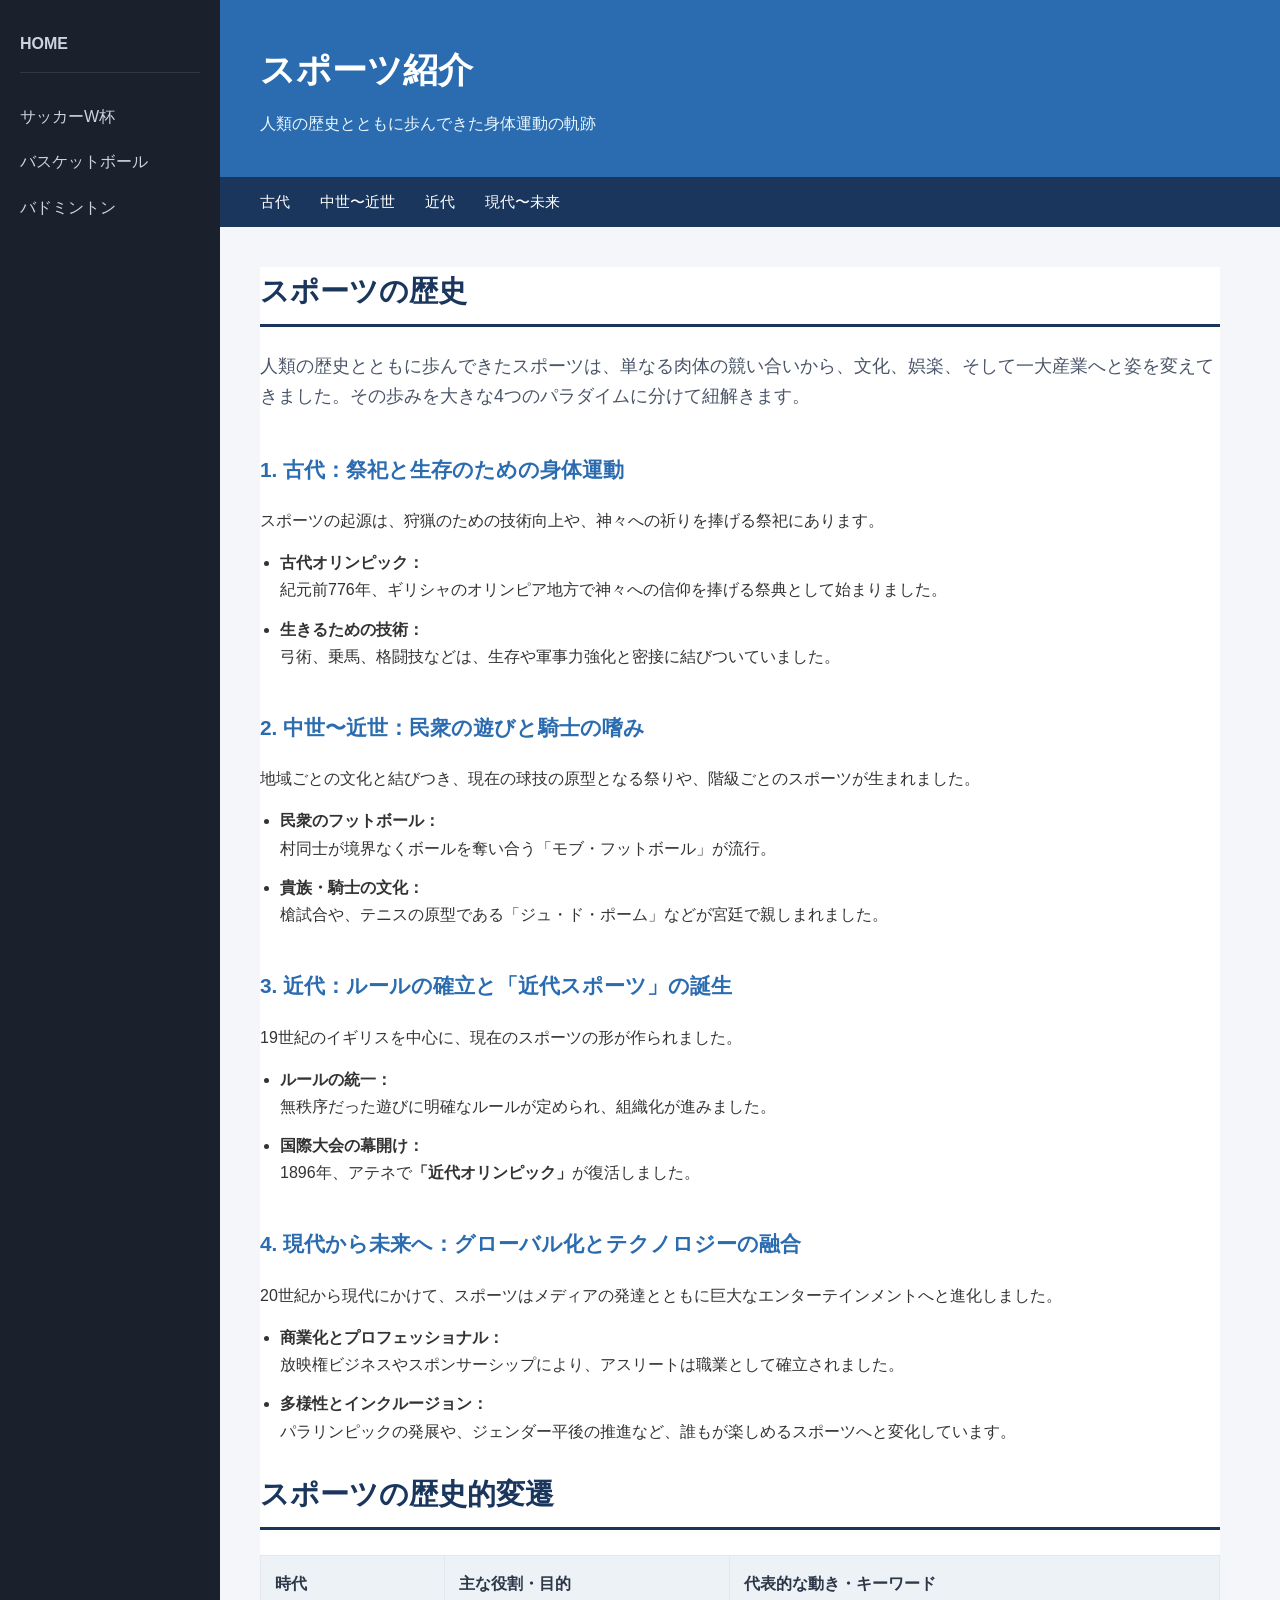
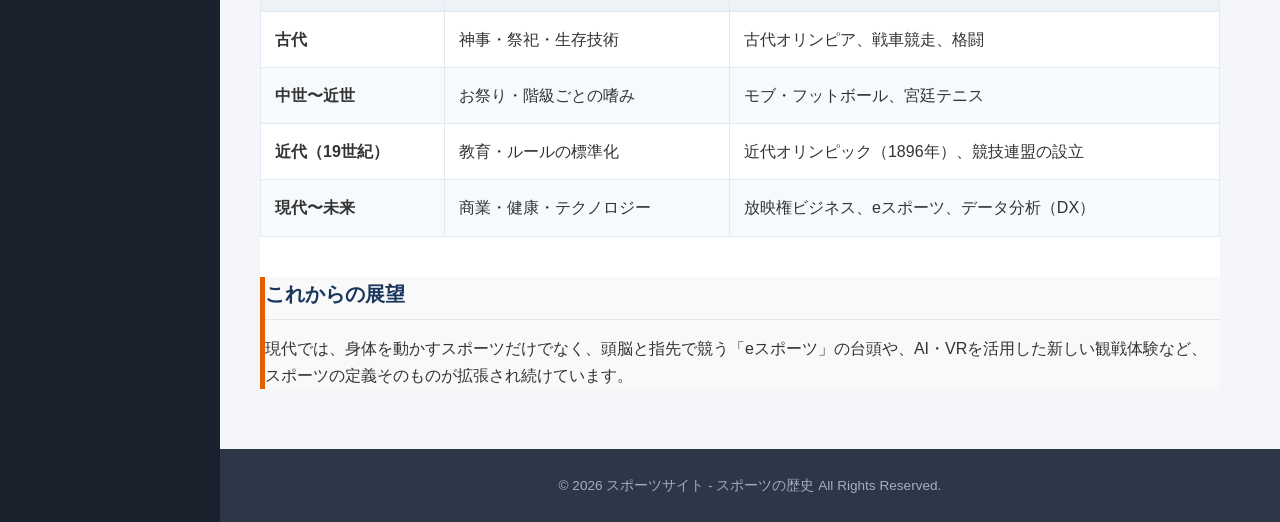
<file: index.html>
<!DOCTYPE html>
<html lang="ja">
<head>
    <meta charset="UTF-8">
    <meta name="viewport" content="width=device-width, initial-scale=1.0">
    <link rel="stylesheet" type="text/css" href="css/style.css"/> 
    <title>チーム開発 - スポーツサイト</title>
</head>
<body>

    <div class="content-wrapper">
        
        <aside class="sidebar">
            <ul class="sidebar-list">
                <li class="home-link"><a href="index.html">HOME</a></li>
                <li><a href="worldcup.html">サッカーW杯</a></li>
                <li><a href="basketball.html">バスケットボール</a></li>
                <li><a href="badminton.html">バドミントン</a></li>
            </ul>
        </aside>

        <main class="contents">
            <header>
                <h1 class="site-title">スポーツ紹介</h1>
                <p>人類の歴史とともに歩んできた身体運動の軌跡</p>
            </header>

            <nav class="page-nav">
                <a href="#era1">古代</a>
                <a href="#era2">中世〜近世</a>
                <a href="#era3">近代</a>
                <a href="#era4">現代〜未来</a>
            </nav>

            <div class="container">

                <section id="history">
                    <h2>スポーツの歴史</h2>
                    <p class="lead-text">人類の歴史とともに歩んできたスポーツは、単なる肉体の競い合いから、文化、娯楽、そして一大産業へと姿を変えてきました。その歩みを大きな4つのパラダイムに分けて紐解きます。</p>

                    <h3 id="era1">1. 古代：祭祀と生存のための身体運動</h3>
                    <p>スポーツの起源は、狩猟のための技術向上や、神々への祈りを捧げる祭祀にあります。</p>
                    <div class="card" style="margin-top: 15px; margin-bottom: 25px;">
                        <ul>
                            <li><strong>古代オリンピック：</strong> <p>紀元前776年、ギリシャのオリンピア地方で神々への信仰を捧げる祭典として始まりました。</p></li>
                            <li><strong>生きるための技術：</strong> <p>弓術、乗馬、格闘技などは、生存や軍事力強化と密接に結びついていました。</p></li>
                        </ul>
                    </div>

                    <h3 id="era2">2. 中世〜近世：民衆の遊びと騎士の嗜み</h3>
                    <p>地域ごとの文化と結びつき、現在の球技の原型となる祭りや、階級ごとのスポーツが生まれました。</p>
                    <div class="card" style="margin-top: 15px; margin-bottom: 25px;">
                        <ul>
                            <li><strong>民衆のフットボール：</strong> <p>村同士が境界なくボールを奪い合う「モブ・フットボール」が流行。</p></li>
                            <li><strong>貴族・騎士の文化：</strong> <p>槍試合や、テニスの原型である「ジュ・ド・ポーム」などが宮廷で親しまれました。</p></li>
                        </ul>
                    </div>

                    <h3 id="era3">3. 近代：ルールの確立と「近代スポーツ」の誕生</h3>
                    <p>19世紀のイギリスを中心に、現在のスポーツの形が作られました。</p>
                    <div class="card" style="margin-top: 15px; margin-bottom: 25px;">
                        <ul>
                            <li><strong>ルールの統一：</strong> <p>無秩序だった遊びに明確なルールが定められ、組織化が進みました。</p></li>
                            <li><strong>国際大会の幕開け：</strong> <p>1896年、アテネで<strong>「近代オリンピック」</strong>が復活しました。</p></li>
                        </ul>
                    </div>

                    <h3 id="era4">4. 現代から未来へ：グローバル化とテクノロジーの融合</h3>
                    <p>20世紀から現代にかけて、スポーツはメディアの発達とともに巨大なエンターテインメントへと進化しました。</p>
                    <div class="card" style="margin-top: 15px; margin-bottom: 25px;">
                        <ul>
                            <li><strong>商業化とプロフェッショナル：</strong> <p>放映権ビジネスやスポンサーシップにより、アスリートは職業として確立されました。</p></li>
                            <li><strong>多様性とインクルージョン：</strong> <p>パラリンピックの発展や、ジェンダー平後の推進など、誰もが楽しめるスポーツへと変化しています。</p></li>
                        </ul>
                    </div>

                    <h2>スポーツの歴史的変遷</h2>
                    <table>
                        <thead>
                            <tr>
                                <th>時代</th>
                                <th>主な役割・目的</th>
                                <th>代表的な動き・キーワード</th>
                            </tr>
                        </thead>
                        <tbody>
                            <tr>
                                <td><strong>古代</strong></td>
                                <td>神事・祭祀・生存技術</td>
                                <td>古代オリンピア、戦車競走、格闘</td>
                            </tr>
                            <tr>
                                <td><strong>中世〜近世</strong></td>
                                <td>お祭り・階級ごとの嗜み</td>
                                <td>モブ・フットボール、宮廷テニス</td>
                            </tr>
                            <tr>
                                <td><strong>近代（19世紀）</strong></td>
                                <td>教育・ルールの標準化</td>
                                <td>近代オリンピック（1896年）、競技連盟の設立</td>
                            </tr>
                            <tr>
                                <td><strong>現代〜未来</strong></td>
                                <td>商業・健康・テクノロジー</td>
                                <td>放映権ビジネス、eスポーツ、データ分析（DX）</td>
                            </tr>
                        </tbody>
                    </table>

                    <div class="card" style="background-color: #f9f9f9; border-left: 5px solid #e65c00;">
                        <h4>これからの展望</h4>
                        <p>現代では、身体を動かすスポーツだけでなく、頭脳と指先で競う「eスポーツ」の台頭や、AI・VRを活用した新しい観戦体験など、スポーツの定義そのものが拡張され続けています。</p>
                    </div>
                </section>

            </div>

            <footer>
                <p>&copy; 2026 スポーツサイト - スポーツの歴史 All Rights Reserved.</p>
            </footer>
        </main>

    </div>

</body>
</html>
</file>
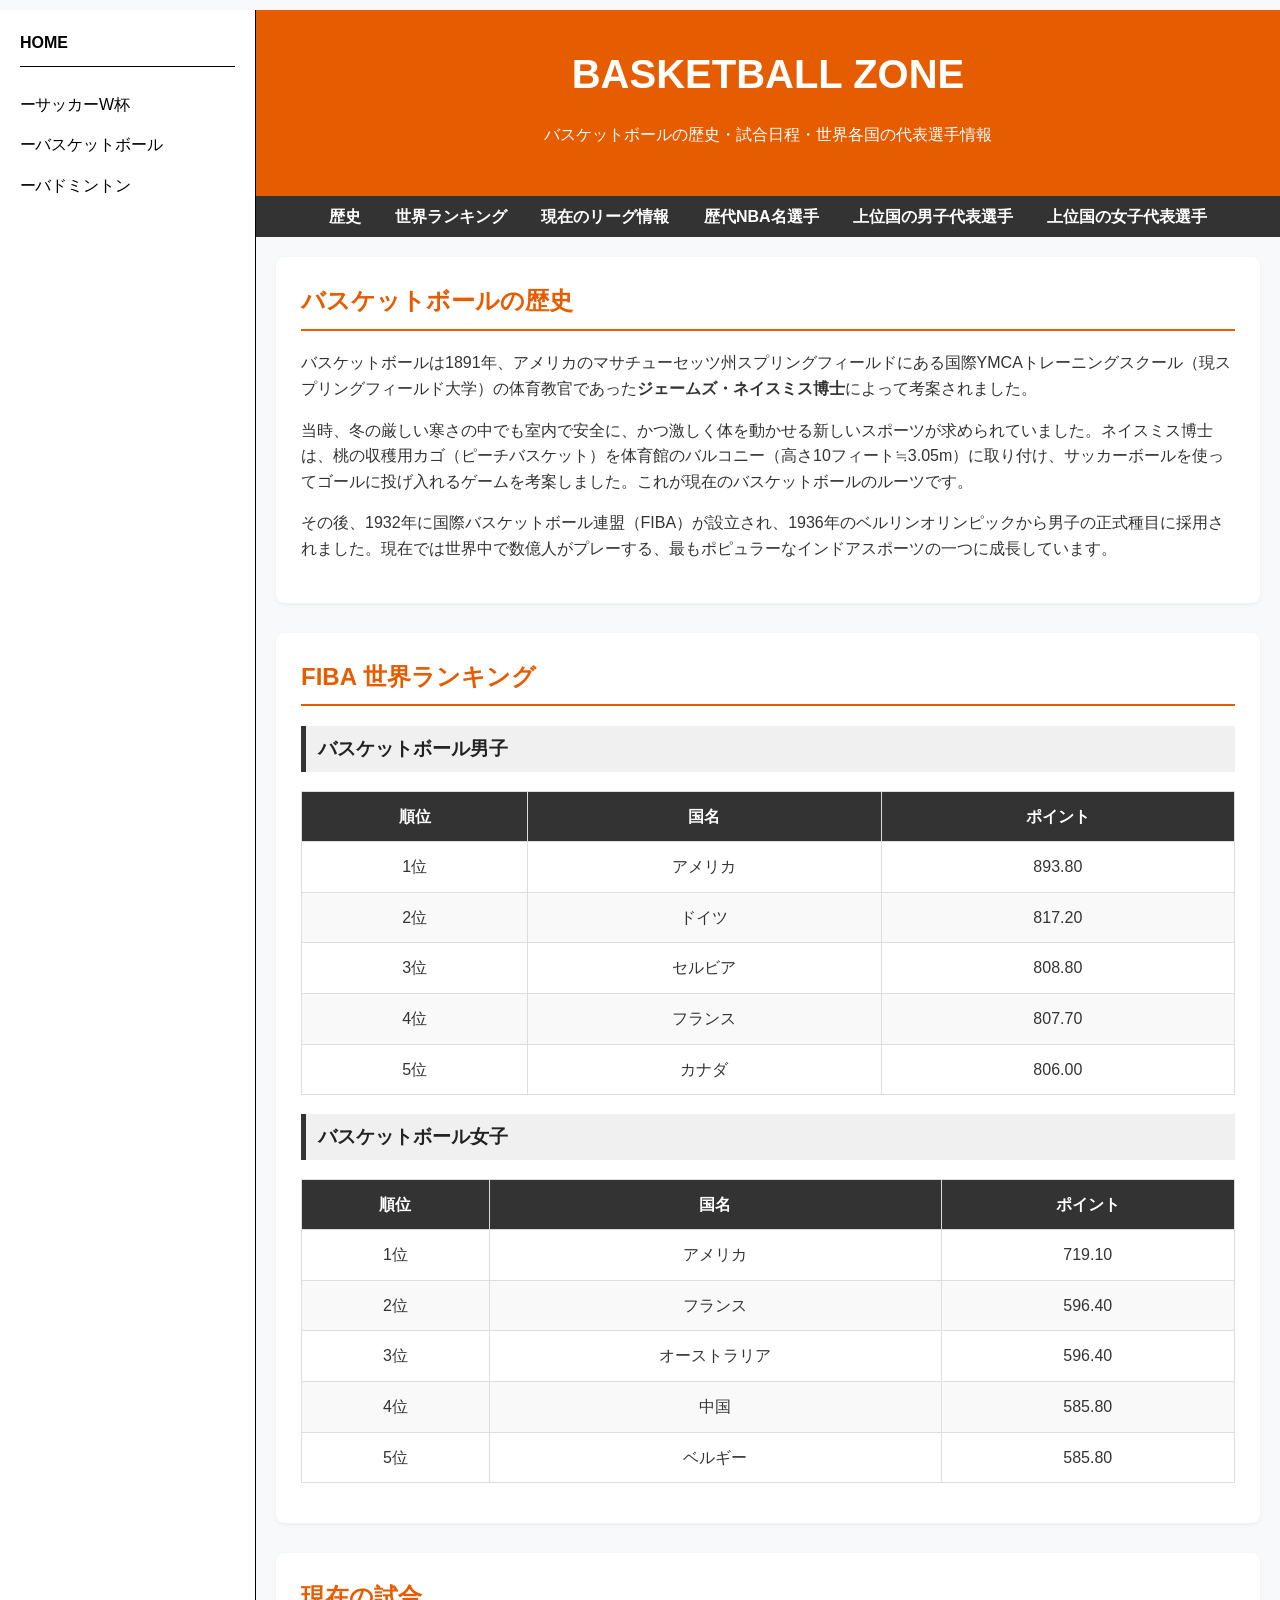
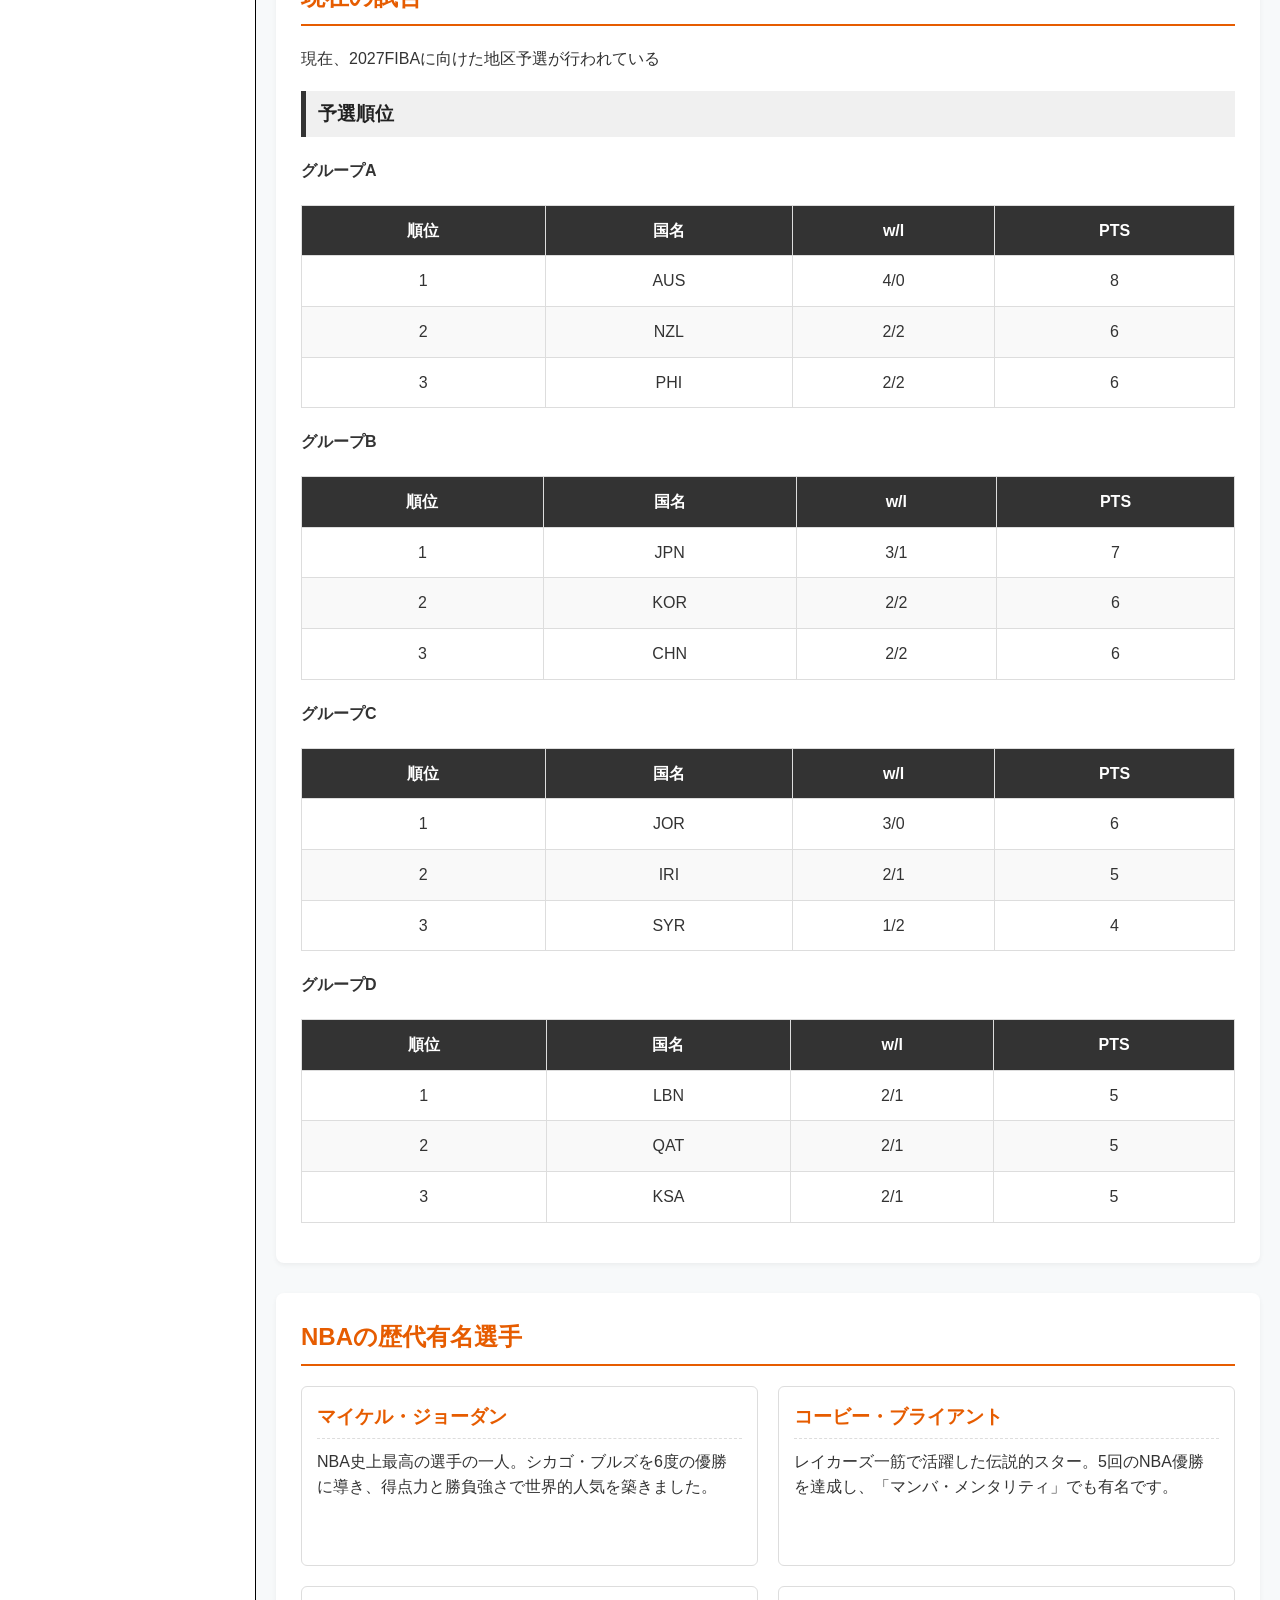
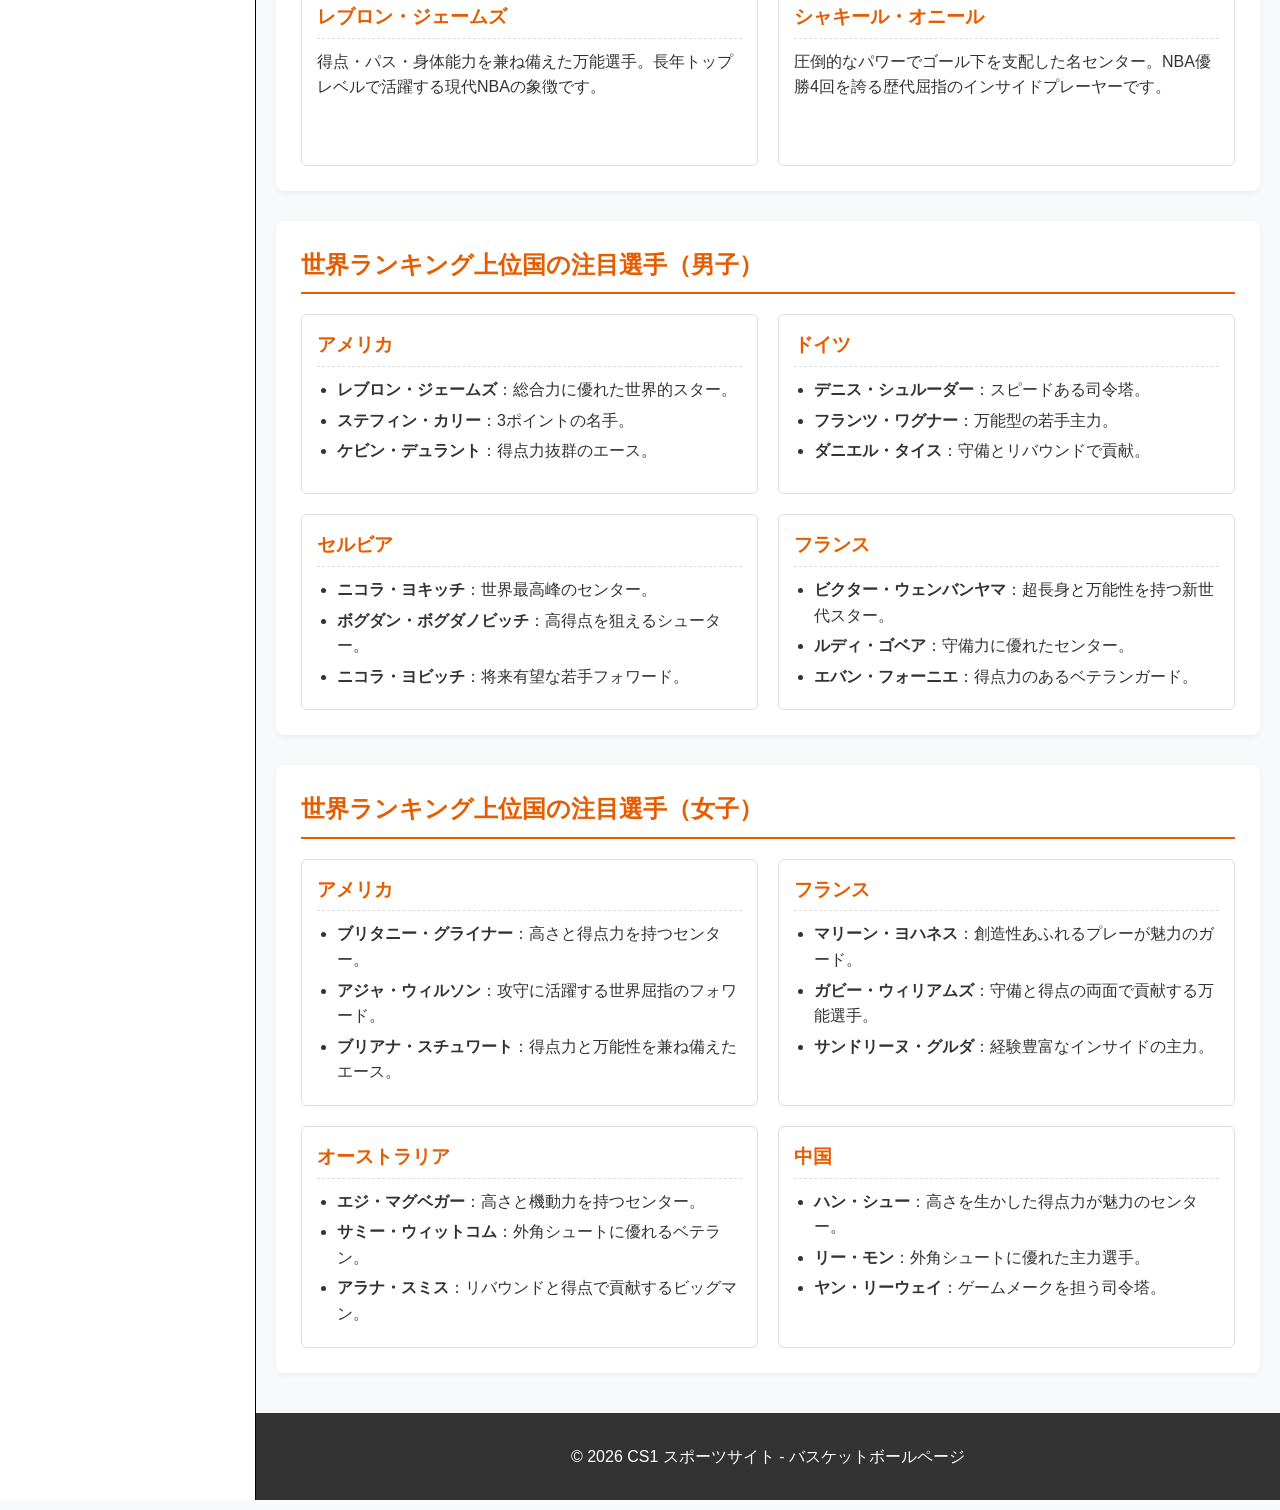
<file: basketball.html>
<!DOCTYPE html>
<html lang="ja">
<head>
    <meta charset="UTF-8">
    <meta name="viewport" content="width=device-width, initial-scale=1.0">
    <link rel="stylesheet" type="text/css" href="css/basketball.css"/> 
    <title>バスケットボール</title>
</head>
<body>

    <div class="content-wrapper">
        
        <aside class="sidebar">
            <ul class="sidebar-list">
                <li class="home-link"><a href="index.html">HOME</a></li>
                <li><a href="worldcup.html">サッカーW杯</a></li>
                <li><a href="basketball.html">バスケットボール</a></li>
                <li><a href="badminton.html">バドミントン</a></li>
            </ul>
        </aside>

        <main class="contents">
            <header>
                <h1 class="site-title">BASKETBALL ZONE</h1>
                <p>バスケットボールの歴史・試合日程・世界各国の代表選手情報</p>
            </header>

            <nav class="page-nav">
                <a href="#history">歴史</a>
                <a href="#rankings">世界ランキング</a>
                <a href="#now">現在のリーグ情報</a>
                <a href="#legends">歴代NBA名選手</a>
                <a href="#top-players">上位国の男子代表選手</a>
                <a href="#women-top-players">上位国の女子代表選手</a>
            </nav>

            <div class="container">

                <section id="history">
                    <h2>バスケットボールの歴史</h2>
                    <p>バスケットボールは1891年、アメリカのマサチューセッツ州スプリングフィールドにある国際YMCAトレーニングスクール（現スプリングフィールド大学）の体育教官であった<strong>ジェームズ・ネイスミス博士</strong>によって考案されました。</p>
                    <p>当時、冬の厳しい寒さの中でも室内で安全に、かつ激しく体を動かせる新しいスポーツが求められていました。ネイスミス博士は、桃の収穫用カゴ（ピーチバスケット）を体育館のバルコニー（高さ10フィート≒3.05m）に取り付け、サッカーボールを使ってゴールに投げ入れるゲームを考案しました。これが現在のバスケットボールのルーツです。</p>
                    <p>その後、1932年に国際バスケットボール連盟（FIBA）が設立され、1936年のベルリンオリンピックから男子の正式種目に採用されました。現在では世界中で数億人がプレーする、最もポピュラーなインドアスポーツの一つに成長しています。</p>
                </section>

                <section id="rankings">
                    <h2>FIBA 世界ランキング</h2>
                    
                    <h3>バスケットボール男子</h3>
                    <table>
                        <thead>
                            <tr>
                                <th>順位</th>
                                <th>国名</th>
                                <th>ポイント</th>
                            </tr>
                        </thead>
                        <tbody>
                            <tr>
                                <td>1位</td>
                                <td>アメリカ</td>
                                <td>893.80</td>
                            </tr>
                            <tr>
                                <td>2位</td>
                                <td>ドイツ</td>
                                <td>817.20</td>
                            </tr>
                            <tr>
                                <td>3位</td>
                                <td>セルビア</td>
                                <td>808.80</td>
                            </tr>
                            <tr>
                                <td>4位</td>
                                <td>フランス</td>
                                <td>807.70</td>
                            </tr>
                            <tr>
                                <td>5位</td>
                                <td>カナダ</td>
                                <td>806.00</td>
                            </tr>
                        </tbody>
                    </table>

                    <h3>バスケットボール女子</h3>
                    <table>
                        <thead>
                            <tr>
                                <th>順位</th>
                                <th>国名</th>
                                <th>ポイント</th>
                            </tr>
                        </thead>
                        <tbody>
                            <tr>
                                <td>1位</td>
                                <td>アメリカ</td>
                                <td>719.10</td>
                            </tr>
                            <tr>
                                <td>2位</td>
                                <td>フランス</td>
                                <td>596.40</td>
                            </tr>
                            <tr>
                                <td>3位</td>
                                <td>オーストラリア</td>
                                <td>596.40</td>
                            </tr>
                            <tr>
                                <td>4位</td>
                                <td>中国</td>
                                <td>585.80</td>
                            </tr>
                            <tr>
                                <td>5位</td>
                                <td>ベルギー</td>
                                <td>585.80</td>
                            </tr>
                        </tbody>
                    </table>
                </section>

                <section id="now">
                    <h2>現在の試合</h2>
                    <p class="now-description">現在、2027FIBAに向けた地区予選が行われている</p>

                    <h3>予選順位</h3>

                    <div class="group-container">
                        <h4>グループA</h4>
                        <table>
                            <thead>
                                <tr>
                                    <th>順位</th>
                                    <th>国名</th>
                                    <th>w/l</th>
                                    <th>PTS</th>
                                </tr>
                            </thead>
                            <tbody>
                                <tr>
                                    <td>1</td>
                                    <td>AUS</td>
                                    <td>4/0</td>
                                    <td>8</td>
                                </tr>
                                <tr>
                                    <td>2</td>
                                    <td>NZL</td>
                                    <td>2/2</td>
                                    <td>6</td>
                                </tr>
                                <tr>
                                    <td>3</td>
                                    <td>PHI</td>
                                    <td>2/2</td>
                                    <td>6</td>
                                </tr>
                            </tbody>
                        </table>
                    </div>

                    <div class="group-container">
                        <h4>グループB</h4>
                        <table>
                            <thead>
                                <tr>
                                    <th>順位</th>
                                    <th>国名</th>
                                    <th>w/l</th>
                                    <th>PTS</th>
                                </tr>
                            </thead>
                            <tbody>
                                <tr>
                                    <td>1</td>
                                    <td>JPN</td>
                                    <td>3/1</td>
                                    <td>7</td>
                                </tr>
                                <tr>
                                    <td>2</td>
                                    <td>KOR</td>
                                    <td>2/2</td>
                                    <td>6</td>
                                </tr>
                                <tr>
                                    <td>3</td>
                                    <td>CHN</td>
                                    <td>2/2</td>
                                    <td>6</td>
                                </tr>
                            </tbody>
                        </table>
                    </div>

                    <div class="group-container">
                        <h4>グループC</h4>
                        <table>
                            <thead>
                                <tr>
                                    <th>順位</th>
                                    <th>国名</th>
                                    <th>w/l</th>
                                    <th>PTS</th>
                                </tr>
                            </thead>
                            <tbody>
                                <tr>
                                    <td>1</td>
                                    <td>JOR</td>
                                    <td>3/0</td>
                                    <td>6</td>
                                </tr>
                                <tr>
                                    <td>2</td>
                                    <td>IRI</td>
                                    <td>2/1</td>
                                    <td>5</td>
                                </tr>
                                <tr>
                                    <td>3</td>
                                    <td>SYR</td>
                                    <td>1/2</td>
                                    <td>4</td>
                                </tr>
                            </tbody>
                        </table>
                    </div>

                    <div class="group-container">
                        <h4>グループD</h4>
                        <table>
                            <thead>
                                <tr>
                                    <th>順位</th>
                                    <th>国名</th>
                                    <th>w/l</th>
                                    <th>PTS</th>
                                </tr>
                            </thead>
                            <tbody>
                                <tr>
                                    <td>1</td>
                                    <td>LBN</td>
                                    <td>2/1</td>
                                    <td>5</td>
                                </tr>
                                <tr>
                                    <td>2</td>
                                    <td>QAT</td>
                                    <td>2/1</td>
                                    <td>5</td>
                                </tr>
                                <tr>
                                    <td>3</td>
                                    <td>KSA</td>
                                    <td>2/1</td>
                                    <td>5</td>
                                </tr>
                            </tbody>
                        </table>
                    </div>

                </section>

                <section id="legends">
                    <h2>NBAの歴代有名選手</h2>
                    <div class="grid">
                        <div class="card">
                            <h4>マイケル・ジョーダン</h4>
                            <p>NBA史上最高の選手の一人。シカゴ・ブルズを6度の優勝に導き、得点力と勝負強さで世界的人気を築きました。</p>
                        </div>

                        <div class="card">
                            <h4>コービー・ブライアント</h4>
                            <p>レイカーズ一筋で活躍した伝説的スター。5回のNBA優勝を達成し、「マンバ・メンタリティ」でも有名です。</p>
                        </div>

                        <div class="card">
                            <h4>レブロン・ジェームズ</h4>
                            <p>得点・パス・身体能力を兼ね備えた万能選手。長年トップレベルで活躍する現代NBAの象徴です。</p>
                        </div>

                        <div class="card">
                            <h4>シャキール・オニール</h4>
                            <p>圧倒的なパワーでゴール下を支配した名センター。NBA優勝4回を誇る歴代屈指のインサイドプレーヤーです。</p>
                        </div>
                    </div>
                </section>

                <section id="top-players">
                    <h2>世界ランキング上位国の注目選手（男子）</h2>
                    <div class="grid">
                        <div class="card">
                            <h4>アメリカ</h4>
                            <ul>
                                <li><strong>レブロン・ジェームズ</strong>：総合力に優れた世界的スター。</li>
                                <li><strong>ステフィン・カリー</strong>：3ポイントの名手。</li>
                                <li><strong>ケビン・デュラント</strong>：得点力抜群のエース。</li>
                            </ul>
                        </div>

                        <div class="card">
                            <h4>ドイツ</h4>
                            <ul>
                                <li><strong>デニス・シュルーダー</strong>：スピードある司令塔。</li>
                                <li><strong>フランツ・ワグナー</strong>：万能型の若手主力。</li>
                                <li><strong>ダニエル・タイス</strong>：守備とリバウンドで貢献。</li>
                            </ul>
                        </div>

                        <div class="card">
                            <h4>セルビア</h4>
                            <ul>
                                <li><strong>ニコラ・ヨキッチ</strong>：世界最高峰のセンター。</li>
                                <li><strong>ボグダン・ボグダノビッチ</strong>：高得点を狙えるシューター。</li>
                                <li><strong>ニコラ・ヨビッチ</strong>：将来有望な若手フォワード。</li>
                            </ul>
                        </div>

                        <div class="card">
                            <h4>フランス</h4>
                            <ul>
                                <li><strong>ビクター・ウェンバンヤマ</strong>：超長身と万能性を持つ新世代スター。</li>
                                <li><strong>ルディ・ゴベア</strong>：守備力に優れたセンター。</li>
                                <li><strong>エバン・フォーニエ</strong>：得点力のあるベテランガード。</li>
                            </ul>
                        </div>
                    </div>
                </section>

                <section id="women-top-players">
                    <h2>世界ランキング上位国の注目選手（女子）</h2>
                    <div class="grid">
                        <div class="card">
                            <h4>アメリカ</h4>
                            <ul>
                                <li><strong>ブリタニー・グライナー</strong>：高さと得点力を持つセンター。</li>
                                <li><strong>アジャ・ウィルソン</strong>：攻守に活躍する世界屈指のフォワード。</li>
                                <li><strong>ブリアナ・スチュワート</strong>：得点力と万能性を兼ね備えたエース。</li>
                            </ul>
                        </div>

                        <div class="card">
                            <h4>フランス</h4>
                            <ul>
                                <li><strong>マリーン・ヨハネス</strong>：創造性あふれるプレーが魅力のガード。</li>
                                <li><strong>ガビー・ウィリアムズ</strong>：守備と得点の両面で貢献する万能選手。</li>
                                <li><strong>サンドリーヌ・グルダ</strong>：経験豊富なインサイドの主力。</li>
                            </ul>
                        </div>

                        <div class="card">
                            <h4>オーストラリア</h4>
                            <ul>
                                <li><strong>エジ・マグベガー</strong>：高さと機動力を持つセンター。</li>
                                <li><strong>サミー・ウィットコム</strong>：外角シュートに優れるベテラン。</li>
                                <li><strong>アラナ・スミス</strong>：リバウンドと得点で貢献するビッグマン。</li>
                            </ul>
                        </div>

                        <div class="card">
                            <h4>中国</h4>
                            <ul>
                                <li><strong>ハン・シュー</strong>：高さを生かした得点力が魅力のセンター。</li>
                                <li><strong>リー・モン</strong>：外角シュートに優れた主力選手。</li>
                                <li><strong>ヤン・リーウェイ</strong>：ゲームメークを担う司令塔。</li>
                            </ul>
                        </div>
                    </div>
                </section>

            </div>

            <footer>
                <p>&copy; 2026 CS1 スポーツサイト - バスケットボールページ</p>
            </footer>
        </main>

    </div>

</body>
</html>
</file>
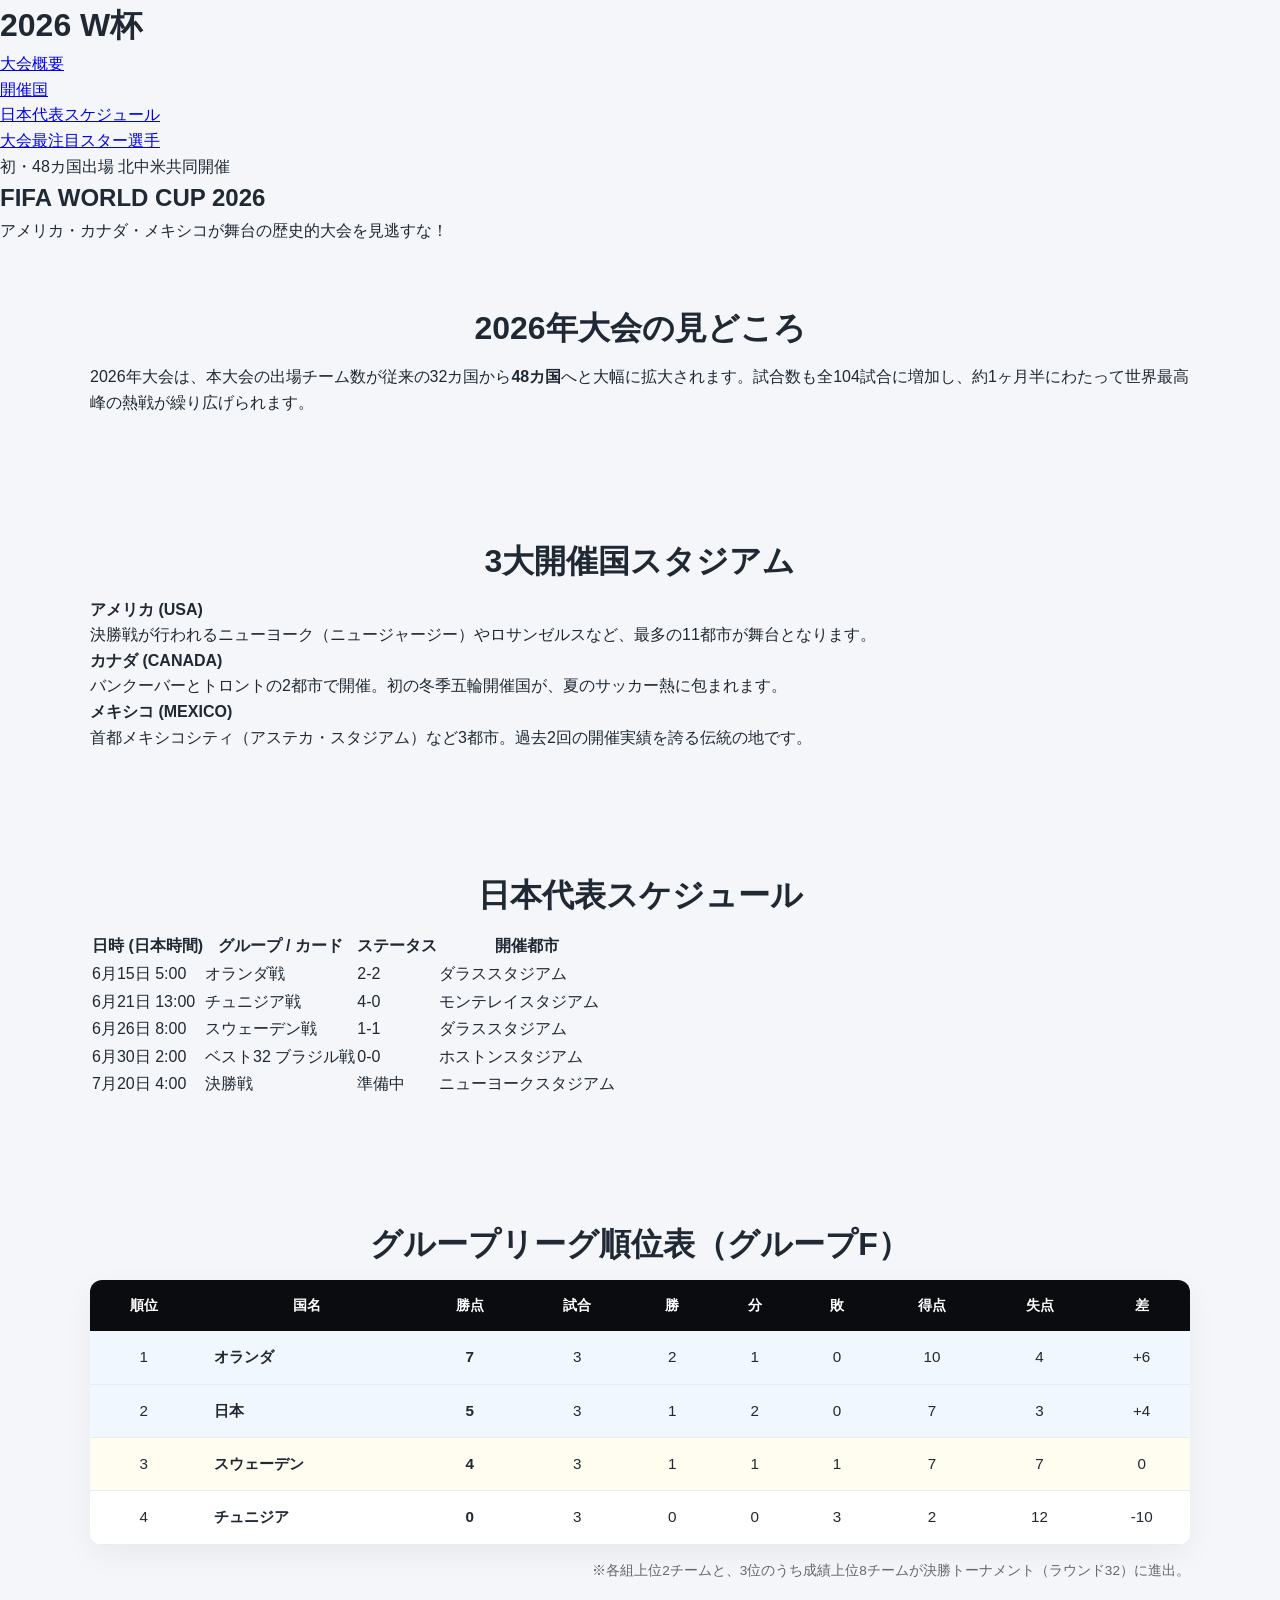
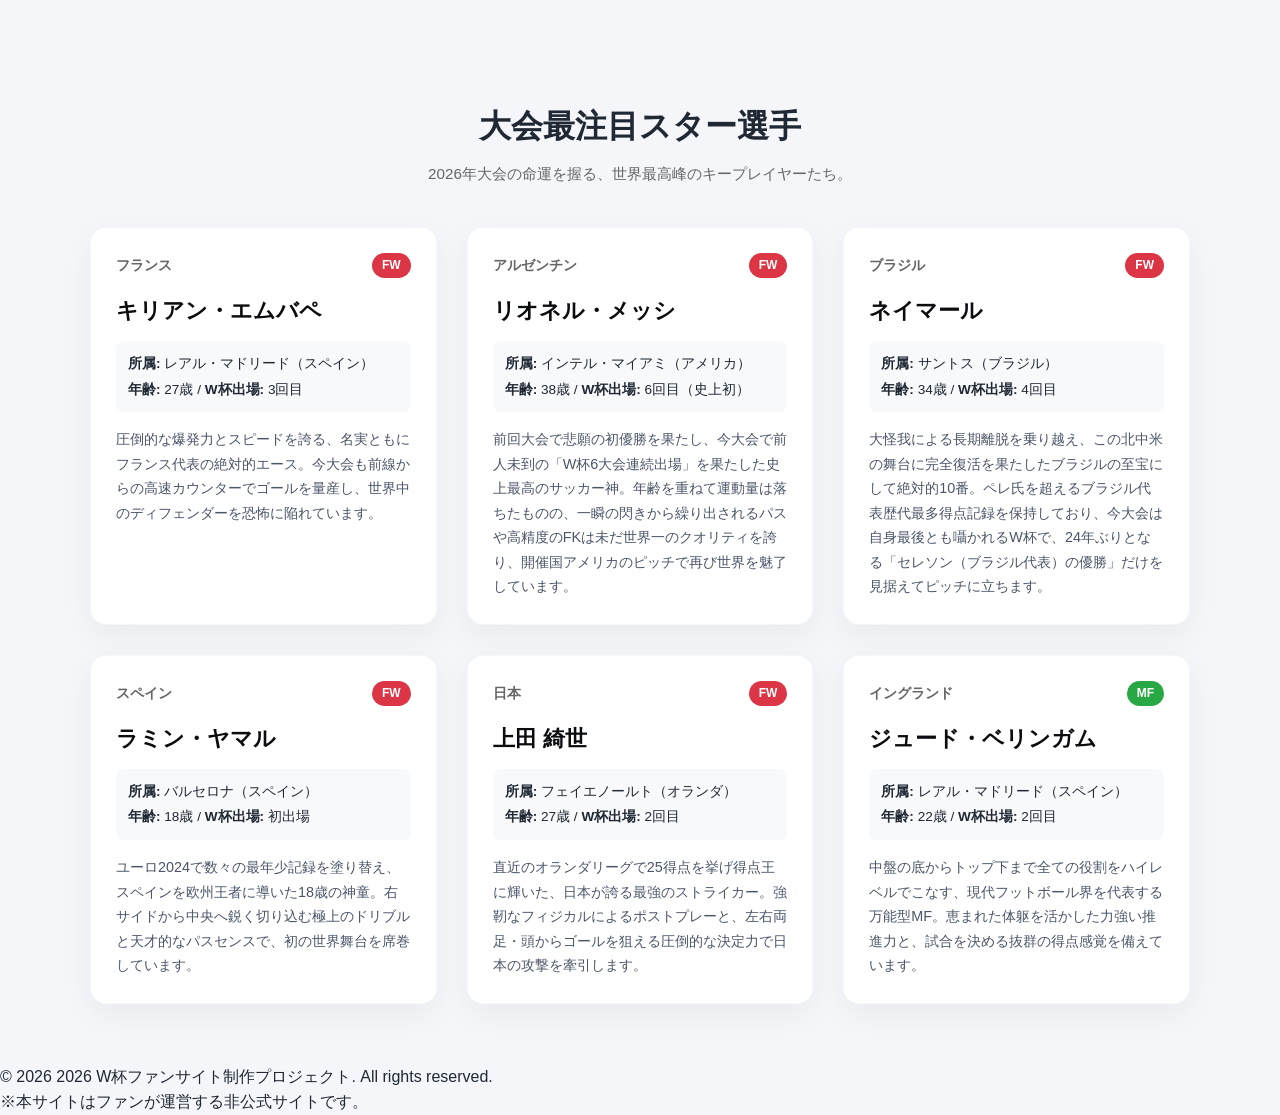
<file: worldcup.html>
<!DOCTYPE html>
<html lang="ja">
<head>
    <meta charset="UTF-8">
    <meta name="viewport" content="width=device-width, initial-scale=1.0">
    <title>FIFA World Cup 2026 特設ファンサイト</title>
    <link rel="stylesheet" href="worldcup.css">
</head>
<body>

    <header>
        <h1>2026 W杯</h1>
        <nav>
            <ul>
                <li><a href="#about">大会概要</a></li>
                <li><a href="#hosts">開催国</a></li>
                <li><a href="#Japan">日本代表スケジュール</a></li>
                <li><a href="#players">大会最注目スター選手</a></li>
            </ul>
        </nav>
    </header>

    <!-- メインビジュアル -->
    <div class="hero">
        <div class="badge-container">
            <span class="badge">初・48カ国出場</span>
            <span class="badge">北中米共同開催</span>
        </div>
        <h2>FIFA WORLD CUP 2026</h2>
        <p>アメリカ・カナダ・メキシコが舞台の歴史的大会を見逃すな！</p>
    </div>

    <!-- 大会概要セクション -->
    <section class="container" id="about">
        <h3>2026年大会の見どころ</h3>
        <p class="about-text">
            2026年大会は、本大会の出場チーム数が従来の32カ国から<b>48カ国</b>へと大幅に拡大されます。試合数も全104試合に増加し、約1ヶ月半にわたって世界最高峰の熱戦が繰り広げられます。
        </p>
    </section>

    <!-- 開催国セクション -->
    <section class="bg-white">
        <div class="container" id="hosts">
            <h3>3大開催国スタジアム</h3>
            <div class="hosts-grid">
                <div class="host-card">
                    <h4>アメリカ (USA)</h4>
                    <p>決勝戦が行われるニューヨーク（ニュージャージー）やロサンゼルスなど、最多の11都市が舞台となります。</p>
                </div>
                <div class="host-card">
                    <h4>カナダ (CANADA)</h4>
                    <p>バンクーバーとトロントの2都市で開催。初の冬季五輪開催国が、夏のサッカー熱に包まれます。</p>
                </div>
                <div class="host-card">
                    <h4>メキシコ (MEXICO)</h4>
                    <p>首都メキシコシティ（アステカ・スタジアム）など3都市。過去2回の開催実績を誇る伝統の地です。</p>
                </div>
            </div>
        </div>
    </section>

    <!-- 日程・結果セクション -->
    <section class="container" id="Japan">
        <h3>日本代表スケジュール</h3>
        <table class="schedule-table">
            <thead>
                <tr>
                    <th>日時 (日本時間)</th>
                    <th>グループ / カード</th>
                    <th>ステータス</th>
                    <th>開催都市</th>
                </tr>
            </thead>
            <tbody>
                <tr>
                    <td>6月15日 5:00</td>
                    <td>オランダ戦</td>
                    <td><span class="status upcoming">2-2</span></td>
                    <td>ダラススタジアム</td>
                </tr>
                <tr>
                    <td>6月21日 13:00</td>
                    <td>チュニジア戦</td>
                    <td><span class="status upcoming">4-0</span></td>
                    <td>モンテレイスタジアム</td>
                </tr>
                <tr>
                    <td>6月26日 8:00</td>
                    <td>スウェーデン戦</td>
                    <td><span class="status upcoming">1-1</span></td>
                    <td>ダラススタジアム</td>
                </tr>
                <tr>
                    <td>6月30日 2:00</td>
                    <td>ベスト32 ブラジル戦</td>
                    <td><span class="status upcoming">0-0</span></td>
                    <td>ホストンスタジアム</td>
                </tr>
                <tr>
                    <td>7月20日 4:00</td>
                    <td>決勝戦</td>
                    <td><span class="status upcoming">準備中</span></td>
                    <td>ニューヨークスタジアム</td>
                </tr>
            </tbody>
        </table>
    </section>

<!-- グループリーグ順位表セクション -->
<section class="container" id="standings">
    <h3>グループリーグ順位表（グループF）</h3>
    
    <table class="data-table">
        <thead>
            <tr>
                <th>順位</th>
                <th>国名</th>
                <th>勝点</th>
                <th>試合</th>
                <th>勝</th>
                <th>分</th>
                <th>敗</th>
                <th>得点</th>
                <th>失点</th>
                <th>差</th>
            </tr>
        </thead>
        <tbody>
            <tr class="advance-zone">
                <td>1</td>
                <td>オランダ</td>
                <td><strong>7</strong></td>
                <td>3</td>
                <td>2</td>
                <td>1</td>
                <td>0</td>
                <td>10</td>
                <td>4</td>
                <td>+6</td>
            </tr>
            <tr class="advance-zone">
                <td>2</td>
                <td>日本</td>
                <td><strong>5</strong></td>
                <td>3</td>
                <td>1</td>
                <td>2</td>
                <td>0</td>
                <td>7</td>
                <td>3</td>
                <td>+4</td>
            </tr>
            <tr class="unclear-zone">
                <td>3</td>
                <td>スウェーデン</td>
                <td><strong>4</strong></td>
                <td>3</td>
                <td>1</td>
                <td>1</td>
                <td>1</td>
                <td>7</td>
                <td>7</td>
                <td>0</td>
            </tr>
            <tr>
                <td>4</td>
                <td>チュニジア</td>
                <td><strong>0</strong></td>
                <td>3</td>
                <td>0</td>
                <td>0</td>
                <td>3</td>
                <td>2</td>
                <td>12</td>
                <td>-10</td>
            </tr>
        </tbody>
    </table>
    <p class="table-note">※各組上位2チームと、3位のうち成績上位8チームが決勝トーナメント（ラウンド32）に進出。</p>
</section>

<!-- 注目選手（ピックアッププレイヤー）セクション -->
<section class="container" id="players">
    <h3>大会最注目スター選手</h3>
    <p class="section-desc">2026年大会の命運を握る、世界最高峰のキープレイヤーたち。</p>

    <div class="player-grid">
        
        <div class="player-card">
            <div class="player-header">
                <span class="player-country">フランス</span>
                <span class="player-pos forward">FW</span>
            </div>
            <h4 class="player-name">キリアン・エムバペ</h4>
            <div class="player-meta">
                <p><strong>所属:</strong> レアル・マドリード（スペイン）</p>
                <p><strong>年齢:</strong> 27歳 / <strong>W杯出場:</strong> 3回目</p>
            </div>
            <p class="player-desc">
                圧倒的な爆発力とスピードを誇る、名実ともにフランス代表の絶対的エース。今大会も前線からの高速カウンターでゴールを量産し、世界中のディフェンダーを恐怖に陥れています。
            </p>
        </div>

        <div class="player-card">
            <div class="player-header">
                <span class="player-country">アルゼンチン</span>
                <span class="player-pos forward">FW</span>
            </div>
            <h4 class="player-name">リオネル・メッシ</h4>
            <div class="player-meta">
                <p><strong>所属:</strong> インテル・マイアミ（アメリカ）</p>
                <p><strong>年齢:</strong> 38歳 / <strong>W杯出場:</strong> 6回目（史上初）</p>
            </div>
            <p class="player-desc">
                 前回大会で悲願の初優勝を果たし、今大会で前人未到の「W杯6大会連続出場」を果たした史上最高のサッカー神。年齢を重ねて運動量は落ちたものの、一瞬の閃きから繰り出されるパスや高精度のFKは未だ世界一のクオリティを誇り、開催国アメリカのピッチで再び世界を魅了しています。
            </p>
        </div>

        <div class="player-card">
            <div class="player-header">
                <span class="player-country">ブラジル</span>
                <span class="player-pos forward">FW</span>
            </div>
            <h4 class="player-name">ネイマール</h4>
            <div class="player-meta">
                <p><strong>所属:</strong> サントス（ブラジル）</p>
                <p><strong>年齢:</strong> 34歳 / <strong>W杯出場:</strong> 4回目</p>
            </div>
            <p class="player-desc">
                大怪我による長期離脱を乗り越え、この北中米の舞台に完全復活を果たしたブラジルの至宝にして絶対的10番。ペレ氏を超えるブラジル代表歴代最多得点記録を保持しており、今大会は自身最後とも囁かれるW杯で、24年ぶりとなる「セレソン（ブラジル代表）の優勝」だけを見据えてピッチに立ちます。
            </p>
        </div>

        <div class="player-card">
            <div class="player-header">
                <span class="player-country">スペイン</span>
                <span class="player-pos forward">FW</span>
            </div>
            <h4 class="player-name">ラミン・ヤマル</h4>
            <div class="player-meta">
                <p><strong>所属:</strong> バルセロナ（スペイン）</p>
                <p><strong>年齢:</strong> 18歳 / <strong>W杯出場:</strong> 初出場</p>
            </div>
            <p class="player-desc">
                ユーロ2024で数々の最年少記録を塗り替え、スペインを欧州王者に導いた18歳の神童。右サイドから中央へ鋭く切り込む極上のドリブルと天才的なパスセンスで、初の世界舞台を席巻しています。
            </p>
        </div>

        <div class="player-card">
            <div class="player-header">
                <span class="player-country">日本</span>
                <span class="player-pos forward">FW</span>
            </div>
            <h4 class="player-name">上田 綺世</h4>
            <div class="player-meta">
                <p><strong>所属:</strong> フェイエノールト（オランダ）</p>
                <p><strong>年齢:</strong> 27歳 / <strong>W杯出場:</strong> 2回目</p>
            </div>
            <p class="player-desc">
                直近のオランダリーグで25得点を挙げ得点王に輝いた、日本が誇る最強のストライカー。強靭なフィジカルによるポストプレーと、左右両足・頭からゴールを狙える圧倒的な決定力で日本の攻撃を牽引します。
            </p>
        </div>

        <div class="player-card">
            <div class="player-header">
                <span class="player-country">󠁢イングランド</span>
                <span class="player-pos midfield">MF</span>
            </div>
            <h4 class="player-name">ジュード・ベリンガム</h4>
            <div class="player-meta">
                <p><strong>所属:</strong> レアル・マドリード（スペイン）</p>
                <p><strong>年齢:</strong> 22歳 / <strong>W杯出場:</strong> 2回目</p>
            </div>
            <p class="player-desc">
                中盤の底からトップ下まで全ての役割をハイレベルでこなす、現代フットボール界を代表する万能型MF。恵まれた体躯を活かした力強い推進力と、試合を決める抜群の得点感覚を備えています。
            </p>
        </div>

    </div>
</section>




   
    <footer>
        <p>&copy; 2026 2026 W杯ファンサイト制作プロジェクト. All rights reserved.</p>
        <p class="footer-sub">※本サイトはファンが運営する非公式サイトです。</p>
    </footer>

</body>
</html>
</file>
<file: css/style.css>
@charset "UTF-8";

* {
    box-sizing: border-box;
    margin: 0;
    padding: 0;
}

body {
    font-family: "Helvetica Neue", Arial, "Hiragino Kaku Gothic ProN", "Hiragino Sans", Meiryo, sans-serif;
    line-height: 1.7;
    color: #333333;
    background-color: #f4f6f9;
}

.content-wrapper {
    display: flex;
    min-height: 100vh;
    width: 100%;
}

.sidebar {
    width: 220px;
    box-sizing: border-box;
    padding: 30px 20px;
    background-color: #1a202c;
    color: #aec6cf;
    flex-shrink: 0;
}

.sidebar-list {
    list-style: none;
}

.sidebar-list li {
    margin-bottom: 18px;
    position: relative;
}

.sidebar-list li.home-link {
    margin-bottom: 30px;
    font-weight: bold;
    border-bottom: 1px solid #2d3748;
    padding-bottom: 15px;
}

.sidebar-list li.sub-item {
    padding-left: 15px;
    font-size: 0.9rem;
}

.sidebar-list a {
    text-decoration: none;
    color: #cbd5e0;
    transition: color 0.2s;
}

.sidebar-list a:hover {
    color: #ffffff;
}

.contents {
    flex: 1;
    box-sizing: border-box;
    display: flex;
    flex-direction: column;
}

.contents header {
    background-color: #2b6cb0;
    color: #ffffff;
    text-align: left;
    padding: 40px;
}

.contents h1 {
    font-size: 2.2rem;
    margin-bottom: 10px;
    font-weight: 700;
}

.contents header p {
    color: #ebf8ff;
    font-size: 1rem;
}

.page-nav {
    background-color: #1a365d;
    padding: 12px 40px;
    display: flex;
    gap: 30px;
}

.page-nav a {
    color: #ffffff;
    text-decoration: none;
    font-weight: 500;
    font-size: 0.95rem;
    transition: opacity 0.2s;
}

.page-nav a:hover {
    opacity: 0.8;
}

.container {
    max-width: 960px;
    margin: 40px 40px 60px 40px;
}

section {
    background: #ffffff;
    padding: 0;
    margin-bottom: 0;
    border-radius: 0;
    box-shadow: none;
}

h2 {
    font-size: 1.8rem;
    color: #1a365d;
    border-bottom: 3px solid #1a365d;
    padding-bottom: 8px;
    margin-bottom: 25px;
}

h3 {
    font-size: 1.3rem;
    color: #2b6cb0;
    background-color: transparent;
    padding: 0;
    border-left: none;
    margin-top: 40px;
    margin-bottom: 20px;
}

table {
    width: 100%;
    border-collapse: collapse;
    margin-top: 20px;
    margin-bottom: 40px;
}

th, td {
    border: 1px solid #e2e8f0;
    padding: 14px;
    text-align: left;
}

th {
    background-color: #edf2f7;
    color: #2d3748;
    font-weight: bold;
}

th.table-group-title {
    background-color: #2b6cb0;
    color: #ffffff;
    font-weight: bold;
    padding: 10px 14px;
}

tr:nth-child(even) {
    background-color: #f7fafc;
}

.card {
    border: none;
    border-radius: 0;
    padding: 0;
    background-color: transparent;
    box-sizing: border-box;
}

.card h4 {
    margin-bottom: 15px;
    color: #1a365d;
    font-size: 1.25rem;
    border-bottom: 1px solid #e2e8f0;
    padding-bottom: 8px;
}

.card ul {
    padding-left: 20px;
}

.card li {
    margin-bottom: 12px;
}

.lead-text {
    font-size: 1.1rem;
    color: #4a5568;
    margin-bottom: 30px;
}

footer {
    background-color: #2d3748;
    color: #a0aec0;
    text-align: center;
    padding: 25px;
    margin-top: auto;
    font-size: 0.85rem;
}
</file>
<file: css/basketball.css>
@charset "UTF-8";

body {
    font-family: 'Helvetica Neue', Arial, 'Hiragino Kaku Gothic ProN', sans-serif;
    line-height: 1.6;
    color: #333;
    background-color: #f7f9fa;
    margin: 0;
    padding: 0;
}

.content-wrapper {
    display: flex;
    min-height: 100vh;
}

.sidebar {
    width: 20%;
    margin: 10px 0 10px 0;
    box-sizing: border-box;
    padding: 20px;
    border-right: 1px solid #000;
    flex-shrink: 0;
    background-color: #fff;
}

.sidebar-list {
    list-style: none;
    padding: 0;
    margin: 0;
}

.sidebar-list li {
    margin-bottom: 15px;
    position: relative;
    padding-left: 15px;
}

.sidebar-list li::before {
    content: "ー";
    position: absolute;
    left: 0;
    color: #000;
}

.sidebar-list li.home-link {
    padding-left: 0;
    margin-bottom: 25px;
    font-weight: bold;
    border-bottom: 1px solid #000;
    padding-bottom: 10px;
}

.sidebar-list li.home-link::before {
    content: "";
}

.sidebar-list li.sub-item {
    padding-left: 30px;
}

.sidebar-list li.sub-item::before {
    content: "";
}

.sidebar-list a {
    text-decoration: none;
    color: #000;
}

.sidebar-list a:hover {
    text-decoration: underline;
}

.contents {
    width: 80%;
    margin: 10px 0 10px 0;
    box-sizing: border-box;
    padding: 0;
}

.contents header {
    background-color: #e65c00;
    color: white;
    text-align: center;
    padding: 2rem 1rem;
}

.contents h1 {
    margin: 0;
    font-size: 2.5rem;
}

.page-nav {
    background-color: #333;
    text-align: center;
    padding: 0.5rem;
}

.page-nav a {
    color: white;
    text-decoration: none;
    margin: 0 15px;
    font-weight: bold;
}

.page-nav a:hover {
    color: #e65c00;
}

.container {
    max-width: 1100px;
    margin: 20px auto;
    padding: 0 20px;
}

section {
    background: white;
    padding: 25px;
    margin-bottom: 30px;
    border-radius: 8px;
    box-shadow: 0 2px 5px rgba(0,0,0,0.05);
}

h2 {
    color: #e65c00;
    border-bottom: 2px solid #e65c00;
    padding-bottom: 8px;
    margin-top: 0;
}

h3 {
    color: #222;
    background-color: #f0f0f0;
    padding: 8px 12px;
    border-left: 5px solid #333;
}

table {
    width: 100%;
    border-collapse: collapse;
    margin-top: 15px;
    margin-bottom: 15px;
}

th, td {
    border: 1px solid #ddd;
    padding: 12px;
    text-align: center;
}

th {
    background-color: #333;
    color: white;
}

tr:nth-child(even) {
    background-color: #f9f9f9;
}

.win {
    color: #d9534f;
    font-weight: bold;
}

.grid {
    display: grid;
    grid-template-columns: repeat(auto-fit, minmax(300px, 1fr));
    gap: 20px;
}

.card {
    border: 1px solid #ddd;
    border-radius: 6px;
    padding: 15px;
    background-color: #fff;
    box-sizing: border-box;
}

.card h4 {
    margin: 0 0 10px 0;
    color: #e65c00;
    font-size: 1.2rem;
    border-bottom: 1px dashed #ddd;
    padding-bottom: 5px;
}

.card ul {
    padding-left: 20px;
    margin: 0;
}

.card li {
    margin-bottom: 5px;
}

footer {
    background-color: #333;
    color: white;
    text-align: center;
    padding: 15px;
    margin-top: 40px;
}

.card p {
    margin: 0;
}

#legends .card,
#top-players .card {
    min-height: 180px;
}
</file>
<file: worldcup.css>
/* ==========================================
   1. デザインテーマ・全体設定
   ========================================== */
:root {
    --bg-dark: #0b0c10;       /* 近未来的で重厚感のある黒 */
    --bg-card: #ffffff;       /* カード背景用のクリーンな白 */
    --text-main: #1f2833;     /* 本文の文字色 */
    --text-muted: #666666;    /* 補助テキストのグレー */
    --primary: #007bff;       /* メインのブルー */
    --accent: #6f42c1;        /* アクセントのパープル */
    --border-color: #e9ecef;  /* テーブル等の境界線 */
    
    /* ポジション・ステータスカラー */
    --color-fw: #dc3545;      /* FW用の赤 */
    --color-mf: #28a745;      /* MF用の緑 */
    --color-live: #e63946;    /* ライブ点滅用の赤 */
}

* {
    box-sizing: border-box;
    margin: 0;
    padding: 0;
    font-family: 'Helvetica Neue', Arial, 'Hiragino Kaku Gothic ProN', sans-serif;
}

body {
    background-color: #f4f6f9;
    color: var(--text-main);
    line-height: 1.6;
}

/* 共通コンテナ */
.container {
    max-width: 1140px;
    margin: 0 auto;
    padding: 60px 20px;
}

section h3 {
    font-size: 2rem;
    text-align: center;
    margin-bottom: 10px;
    font-weight: 700;
}

.section-desc {
    text-align: center;
    color: var(--text-muted);
    margin-bottom: 40px;
    font-size: 0.95rem;
}

/* ==========================================
   2. 順位表セクション (Standings)
   ========================================== */
.data-table {
    width: 100%;
    border-collapse: collapse;
    background: var(--bg-card);
    border-radius: 12px;
    overflow: hidden;
    box-shadow: 0 10px 30px rgba(0, 0, 0, 0.05);
    margin-bottom: 15px;
}

.data-table th, .data-table td {
    padding: 14px 16px;
    text-align: center;
}

.data-table th {
    background-color: var(--bg-dark);
    color: #ffffff;
    font-weight: 600;
    font-size: 0.9rem;
}

.data-table td {
    font-size: 0.95rem;
    border-bottom: 1px solid var(--border-color);
}

/* チーム名の列だけ左寄せ */
.data-table td:nth-child(2) {
    text-align: left;
    font-weight: bold;
}

/* 突破圏内の背景色分け */
.advance-zone {
    background-color: #f0f7ff; /* 上位2チーム（青背景） */
}
.unclear-zone {
    background-color: #fffdf0; /* 3位（黄色背景） */
}

.table-note {
    font-size: 0.85rem;
    color: var(--text-muted);
    text-align: right;
}

/* ==========================================
   3. 試合結果セクション (Results)
   ========================================== */
#results {
    display: flex;
    flex-direction: column;
    gap: 20px;
    max-width: 800px;
}

.result-box {
    background: var(--bg-card);
    border-radius: 12px;
    overflow: hidden;
    box-shadow: 0 10px 25px rgba(0,0,0,0.04);
    border: 1px solid var(--border-color);
}

.result-header {
    background: #f8f9fa;
    padding: 10px 20px;
    font-size: 0.85rem;
    color: var(--text-muted);
    font-weight: 600;
    border-bottom: 1px solid var(--border-color);
}

.result-body {
    display: flex;
    justify-content: space-between;
    align-items: center;
    padding: 25px 40px;
}

.team-name {
    font-size: 1.25rem;
    font-weight: 700;
    width: 40%;
}
.result-body .team-name:last-child {
    text-align: right;
}

.score {
    font-size: 2rem;
    font-weight: 800;
    background: var(--bg-dark);
    color: #fff;
    padding: 4px 20px;
    border-radius: 8px;
    letter-spacing: 2px;
}

.result-footer {
    padding: 10px 20px;
    font-size: 0.85rem;
    color: var(--text-muted);
    text-align: center;
    background: #fafafa;
    border-top: 1px solid var(--border-color);
}

/* ==========================================
   4. 決勝トーナメント表セクション (Tournament)
   ========================================== */
.tournament-bracket {
    background: var(--bg-card);
    border-radius: 12px;
    padding: 30px;
    box-shadow: 0 10px 30px rgba(0, 0, 0, 0.05);
    max-width: 600px;
    margin: 0 auto;
}

.matchup {
    border: 1px solid var(--border-color);
    border-radius: 8px;
    margin-bottom: 20px;
    overflow: hidden;
}

.matchup-title {
    background: #f1f3f5;
    padding: 6px 12px;
    font-size: 0.8rem;
    font-weight: bold;
    color: var(--text-muted);
}

.matchup-teams {
    padding: 10px 0;
}

.team-row {
    padding: 8px 15px;
    font-size: 0.95rem;
}
.team-row:first-child {
    border-bottom: 1px solid #f8f9fa;
}

/* 勝者を太字にする装飾 */
.w-winner {
    font-weight: 700;
    color: var(--primary);
    background-color: #eef6ff;
}

.next-stage-info {
    text-align: center;
    font-weight: bold;
    color: var(--accent);
    margin-top: 15px;
    font-size: 0.9rem;
}

/* ==========================================
   5. 注目選手セクション (Players)
   ========================================== */
.player-grid {
    display: grid;
    grid-template-columns: repeat(auto-fit, minmax(320px, 1fr));
    gap: 30px;
}

.player-card {
    background: var(--bg-card);
    border-radius: 16px;
    padding: 25px;
    box-shadow: 0 10px 30px rgba(0, 0, 0, 0.05);
    border: 1px solid rgba(0,0,0,0.03);
    transition: transform 0.3s, box-shadow 0.3s;
}

.player-card:hover {
    transform: translateY(-5px);
    box-shadow: 0 15px 35px rgba(0, 0, 0, 0.1);
}

.player-header {
    display: flex;
    justify-content: space-between;
    align-items: center;
    margin-bottom: 15px;
}

.player-country {
    font-size: 0.9rem;
    font-weight: 700;
    color: var(--text-muted);
}

.player-pos {
    font-size: 0.75rem;
    font-weight: 800;
    padding: 3px 10px;
    border-radius: 20px;
    color: #ffffff;
}
.player-pos.forward { background-color: var(--color-fw); }
.player-pos.midfield { background-color: var(--color-mf); }

.player-name {
    font-size: 1.4rem;
    font-weight: 800;
    margin-bottom: 12px;
    color: var(--bg-dark);
}

.player-meta {
    background-color: #f8f9fa;
    padding: 12px;
    border-radius: 8px;
    margin-bottom: 15px;
    font-size: 0.85rem;
}
.player-meta p {
    margin-bottom: 4px;
}
.player-meta p:last-child {
    margin-bottom: 0;
}

.player-desc {
    font-size: 0.9rem;
    color: #4a5568;
    line-height: 1.7;
}

/* ==========================================
   6. モバイル用レスポンシブ対応 (スマホ画面)
   ========================================== */
@media (max-width: 768px) {
    /* コンテナの余白調整 */
    .container {
        padding: 40px 15px;
    }
    
    /* 順位表：スマホではみ出さないよう横スクロール可能に */
    #standings {
        overflow-x: auto;
    }
    .data-table {
        min-width: 600px; /* テーブルの最小幅を確保 */
    }

    /* 試合結果：要素をコンパクトに */
    .result-body {
        padding: 20px;
    }
    .team-name {
        font-size: 1.05rem;
    }
    .score {
        font-size: 1.5rem;
        padding: 2px 14px;
    }
    
    /* 注目選手：カードの間隔調整 */
    .player-grid {
        grid-template-columns: 1fr;
        gap: 20px;
    }
}
</file>
